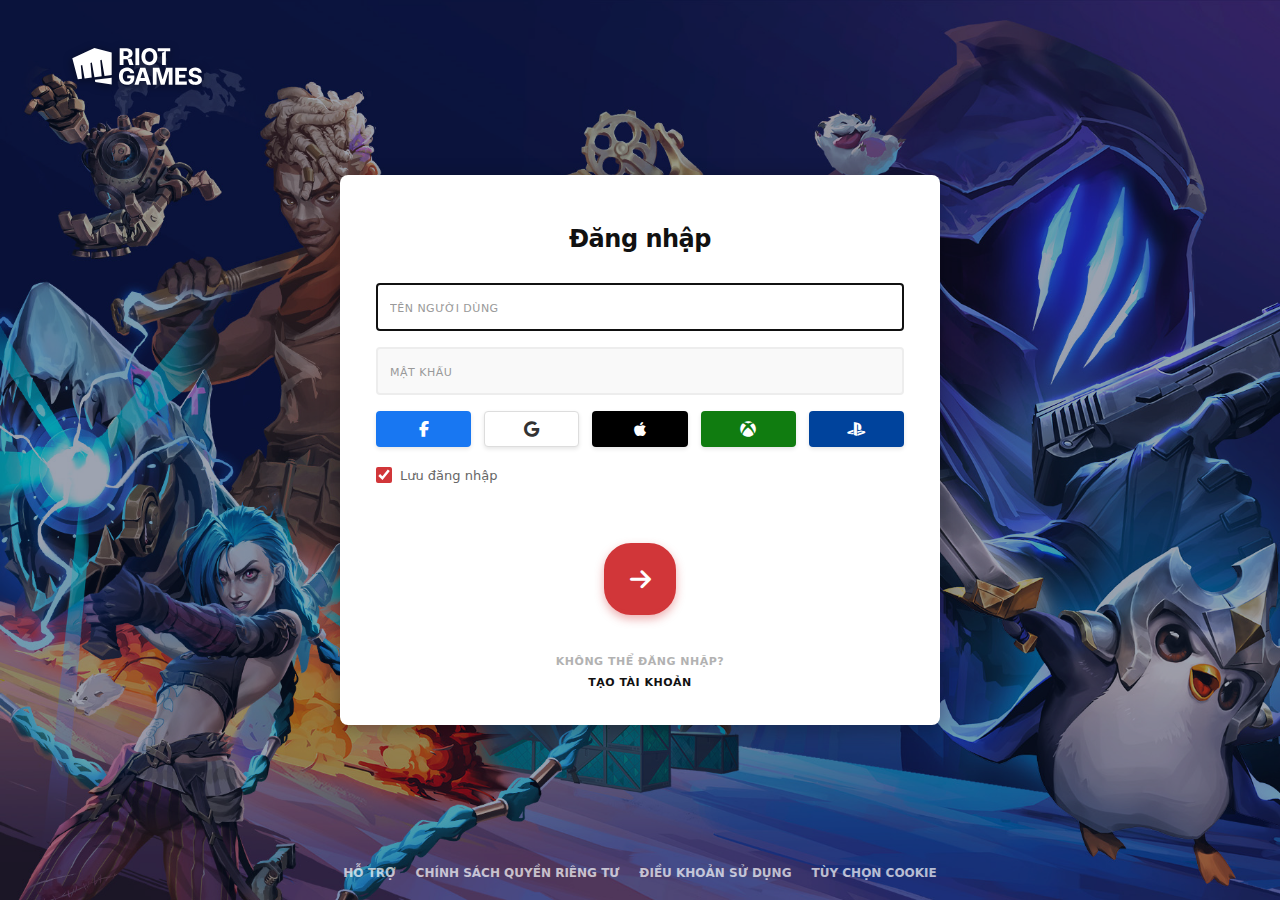
<file: dangnhap.html>
<!DOCTYPE html>
<html lang="vi">
<head>
    <meta charset="UTF-8">
    <meta name="viewport" content="width=device-width, initial-scale=1.0">
    <title>Đăng nhập - Riot Games</title>
    <!-- Font Awesome cho Icons -->
    <link rel="stylesheet" href="https://cdnjs.cloudflare.com/ajax/libs/font-awesome/6.4.0/css/all.min.css">
    <style>
        /* --- 1. CẤU HÌNH CHUNG (RESET & FONTS) --- */
        * {
            margin: 0;
            padding: 0;
            box-sizing: border-box;
            font-family: 'Segoe UI', system-ui, -apple-system, sans-serif;
        }

        body {
            /* Theme màu tối của game */
            background-color: #0b1a3a;
            /* Ảnh nền minh họa nhân vật game (Riot style) */
            background-image: url('./asset-hau/img/dangnhap.jpg'); 
            background-size: cover;
            background-position: center;
            background-repeat: no-repeat;
            min-height: 100vh;
            display: flex;
            flex-direction: column;
            align-items: center;
            justify-content: center;
            position: relative;
        }

        /* Lớp phủ gradient tối (Overlay) */
        body::before {
            content: '';
            position: absolute;
            top: 0; left: 0; right: 0; bottom: 0;
            background: rgba(11, 26, 58, 0.4); /* Màu #0b1a3a mờ */
            z-index: 0;
        }

        /* --- 2. LOGO RIOT GAMES (Góc trái trên) --- */
        .brand-logo {
            position: absolute;
            top: 48px;
            left: 72px;
            width: 130px;
            z-index: 10;
        }
        
        /* Cập nhật style cho SVG thay vì IMG */
        .brand-logo svg {
            width: 100%;
            height: auto;
            filter: drop-shadow(0 2px 4px rgba(0,0,0,0.5));
        }
        
        /* Đổi màu logo thành trắng để nổi bật trên nền tối */
        .brand-logo svg path {
            fill: #ffffff;
        }

        /* --- 3. KHUNG ĐĂNG NHẬP (LOGIN CARD) --- */
        .login-card {
            position: relative;
            z-index: 1;
            background-color: #ffffff;
            width: 600px;
            height: 550px;
            padding: 50px 36px;
            border-radius: 8px; /* Bo góc nhẹ */
            box-shadow: 0 4px 20px rgba(0, 0, 0, 0.3);
            text-align: center;
            /* Hiệu ứng trượt lên nhẹ khi load */
            animation: slideUp 0.5s ease-out;
        }

        @keyframes slideUp {
            from { opacity: 0; transform: translateY(20px); }
            to { opacity: 1; transform: translateY(0); }
        }

        .login-card h2 {
            font-size: 24px;
            font-weight: 700;
            color: #111;
            margin-bottom: 30px;
            letter-spacing: -0.5px;
        }

        /* --- 4. CÁC Ô INPUT (Inputs) --- */
        .input-group {
            position: relative;
            margin-bottom: 16px;
            text-align: left;
        }

        .input-group input {
            width: 100%;
            padding: 14px 12px;
            background-color: #f9f9f9;
            border: 2px solid #ededed;
            border-radius: 4px;
            font-size: 14px;
            font-weight: 600;
            color: #333;
            transition: all 0.2s ease;
            outline: none;
        }

        /* Hiệu ứng focus input */
        .input-group input:focus {
            background-color: #fff;
            border-color: #111; /* Đen đậm khi focus */
        }
        
        /* Placeholder giả lập (Label nổi) */
        .input-group label {
            position: absolute;
            left: 14px;
            top: 50%;
            transform: translateY(-50%);
            color: #999;
            font-size: 11px;
            font-weight: 700;
            text-transform: uppercase;
            pointer-events: none;
            transition: 0.2s;
            opacity: 0; /* Ẩn mặc định, hiện khi người dùng gõ nếu cần custom JS phức tạp hơn */
        }

        /* Input Placeholder style */
        .input-group input::placeholder {
            color: #999;
            font-weight: 500;
            text-transform: uppercase;
            font-size: 11px;
            letter-spacing: 0.5px;
        }

        /* --- 5. SOCIAL LOGIN (Hàng ngang 5 nút) --- */
        .social-buttons {
            display: flex;
            justify-content: space-between;
            margin-bottom: 20px;
            margin-top: 10px;
        }

        .social-btn {
            width: 18%; /* Chia đều cho 5 nút */
            height: 36px;
            border-radius: 4px;
            display: flex;
            align-items: center;
            justify-content: center;
            font-size: 16px;
            text-decoration: none;
            transition: opacity 0.2s;
            box-shadow: 0 2px 4px rgba(0,0,0,0.1);
        }

        .social-btn:hover {
            opacity: 0.8;
        }

        /* Màu sắc theo JSON */
        .social-fb { background-color: #1877f2; color: white; }
        .social-gg { background-color: #ffffff; color: #333; border: 1px solid #ddd; }
        .social-ap { background-color: #000000; color: white; }
        .social-xbox { background-color: #107C10; color: white; } /* Xbox Green chuẩn hơn */
        .social-ps { background-color: #00439C; color: white; } /* PS Blue */

        /* --- 6. CHECKBOX & OPTIONS --- */
        .options-row {
            display: flex;
            align-items: center;
            margin-bottom: 60px; /* Khoảng trống lớn trước nút submit */
        }

        .checkbox-container {
            display: flex;
            align-items: center;
            cursor: pointer;
            font-size: 13px;
            color: #666;
            font-weight: 500;
        }

        .checkbox-container input {
            width: 16px;
            height: 16px;
            margin-right: 8px;
            accent-color: #d13639; /* Màu đỏ Riot */
            cursor: pointer;
        }

        /* --- 7. NÚT SUBMIT (Mũi tên tròn đỏ) --- */
        .submit-container {
            /* position: absolute; */
            bottom: 40px;
            left: 0;
            right: 0;
            display: flex;
            justify-content: center;
        }

        .btn-submit {
            width: 72px;
            height: 72px;
            background-color: #d13639; /* Đỏ Riot */
            color: white;
            border: 4px solid #d13639; /* Viền trắng tách biệt */
            border-radius: 27px; /* Hình tròn */
            font-size: 24px;
            cursor: pointer;
            display: flex;
            align-items: center;
            justify-content: center;
            transition: all 0.2s;
            box-shadow: 0 4px 10px rgba(209, 54, 57, 0.4);
        }

        .btn-submit:hover {
            background-color: #b01c1f;
            transform: scale(1.05);
        }
        
        .btn-submit:disabled {
            background-color: #eee;
            color: #aaa;
            border-color: #eee;
            cursor: default;
            transform: none;
            box-shadow: none;
        }

        /* --- 8. LIÊN KẾT (Links) --- */
        .links-container {
            margin-top: 40px; /* Đẩy xuống dưới nút submit */
            font-size: 11px;
            font-weight: 600;
            letter-spacing: 0.5px;
            text-transform: uppercase;
        }

        .links-container a {
            color: #b2b2b2;
            text-decoration: none;
            display: block;
            margin-bottom: 8px;
            transition: color 0.2s;
        }

        .links-container a:hover {
            color: #333;
        }

        .links-container a.emphasis {
            color: #111; /* Đậm hơn */
        }

        /* --- 9. FOOTER (Bottom Page) --- */
        .page-footer {
            position: absolute;
            bottom: 20px;
            z-index: 2;
            display: flex;
            gap: 20px;
        }

        .page-footer a {
            color: rgba(255, 255, 255, 0.7); /* Opacity 0.7 */
            font-size: 12px;
            text-decoration: none;
            font-weight: 600;
            text-transform: uppercase;
            transition: color 0.2s;
        }

        .page-footer a:hover {
            color: white;
        }

        /* Responsive Mobile */
        @media (max-width: 480px) {
            .brand-logo {
                left: 50%;
                transform: translateX(-50%);
                top: 20px;
                width: 100px;
            }
            
            .login-card {
                width: 100%;
                height: 100vh; /* Full màn hình trên mobile */
                border-radius: 0;
                display: flex;
                flex-direction: column;
                justify-content: center;
            }

            .page-footer {
                display: none; /* Ẩn footer trên mobile cho gọn */
            }
        }
    </style>
</head>
<body>

    <!-- Logo Riot Games (Góc trái trên) -->
    <div class="brand-logo">
        <!-- Sử dụng logo SVG chính thức -->
        <svg width="141" height="40" viewBox="0 0 141 40" fill="none" xmlns="http://www.w3.org/2000/svg"><path d="M24.2655 0.0798504L0.321289 11.1695L6.28735 33.8773L10.828 33.3197L9.57947 19.0418L11.0704 18.3775L13.6449 32.973L21.4049 32.0202L20.0255 16.2609L21.5019 15.6039L24.3334 31.6613L32.1831 30.6964L30.6728 13.4219L32.1661 12.7575L35.2619 30.3182L43.0219 29.3654V4.77853L24.2655 0.0798504Z"></path><path d="M24.8279 34.5198L25.2231 36.7552L43.0219 39.7228V32.2845L24.8376 34.5198H24.8279Z"></path><path d="M59.8558 29.86V32.9221H63.6304C63.6308 33.5431 63.4704 34.1537 63.1649 34.6944C62.8455 35.2331 62.3729 35.6644 61.8073 35.9333C61.1311 36.2423 60.3929 36.3916 59.6498 36.3697C58.7917 36.3935 57.9465 36.1568 57.2255 35.6909C56.5213 35.202 55.978 34.5152 55.6643 33.7173C55.2732 32.7197 55.0861 31.6537 55.114 30.5825C55.0854 29.5195 55.2769 28.4621 55.6764 27.4767C56.0031 26.6914 56.5505 26.0176 57.2522 25.5371C57.9597 25.0777 58.7895 24.8428 59.6328 24.8631C60.0719 24.8592 60.5093 24.9172 60.9322 25.0352C61.3084 25.143 61.6635 25.3144 61.9819 25.5419C62.2843 25.7598 62.5453 26.0299 62.7528 26.3396C62.9697 26.6708 63.1333 27.0341 63.2376 27.4161H67.4243C67.3147 26.5374 67.0295 25.6898 66.5855 24.9237C66.1438 24.1678 65.564 23.5017 64.8764 22.9598C64.1559 22.3965 63.343 21.9625 62.474 21.6773C61.5302 21.3701 60.5429 21.2178 59.5504 21.2263C58.3891 21.2167 57.2368 21.4307 56.1564 21.8567C55.1184 22.2701 54.1797 22.8989 53.4025 23.7017C52.5892 24.5501 51.961 25.5582 51.5577 26.662C51.097 27.9395 50.8727 29.2901 50.8958 30.6479C50.8958 32.5778 51.2627 34.2418 51.9964 35.6399C52.6902 36.9866 53.7586 38.1039 55.0728 38.8573C56.4044 39.5678 57.884 39.9563 59.3928 39.9917C60.9017 40.0271 62.3978 39.7083 63.7613 39.0609C64.941 38.4623 65.9232 37.5364 66.5904 36.394C67.2772 35.2318 67.6199 33.8418 67.6182 32.2238V29.8575L59.8558 29.86Z"></path><path d="M111.984 39.7543V21.4639H124.51V24.8485H116.118V28.912H122.903V32.2966H116.118V36.3697H124.53V39.7543H111.984Z"></path><path d="M136.67 26.8318C136.652 26.5174 136.566 26.2107 136.418 25.9328C136.269 25.6549 136.063 25.4124 135.812 25.2219C135.305 24.8364 134.6 24.6448 133.706 24.6448C133.189 24.6276 132.674 24.7099 132.188 24.8873C131.822 25.0209 131.5 25.2544 131.259 25.5613C131.051 25.8418 130.938 26.1817 130.937 26.5311C130.926 26.8096 130.992 27.0858 131.129 27.3288C131.272 27.5703 131.472 27.774 131.71 27.9228C131.99 28.1042 132.291 28.25 132.607 28.3568C132.976 28.4851 133.351 28.5911 133.732 28.6744L135.339 29.0477C136.127 29.2153 136.895 29.4656 137.63 29.7945C138.268 30.0788 138.857 30.4617 139.376 30.9291C139.851 31.3617 140.229 31.8896 140.486 32.4784C140.755 33.1137 140.888 33.7984 140.876 34.4883C140.904 35.5326 140.604 36.5592 140.018 37.4244C139.4 38.2836 138.545 38.9448 137.558 39.3276C136.327 39.8029 135.015 40.0303 133.696 39.9968C132.357 40.0254 131.026 39.794 129.776 39.3155C128.723 38.9064 127.817 38.1901 127.177 37.2595C126.558 36.3447 126.235 35.2035 126.207 33.8361H130.19C130.196 34.3642 130.362 34.8781 130.667 35.3088C130.973 35.7396 131.403 36.0666 131.899 36.2461C132.46 36.459 133.055 36.5627 133.655 36.5516C134.204 36.5635 134.752 36.474 135.269 36.2873C135.678 36.143 136.04 35.8919 136.319 35.5599C136.564 35.2511 136.699 34.8684 136.699 34.4738C136.703 34.1199 136.581 33.7762 136.355 33.504C136.078 33.2018 135.735 32.9685 135.352 32.8227C134.811 32.6022 134.252 32.4286 133.681 32.3038L131.725 31.8311C130.165 31.4593 128.935 30.8726 128.033 30.0709C127.131 29.2692 126.683 28.183 126.69 26.8124C126.661 25.7606 126.978 24.7285 127.592 23.8739C128.234 23.0048 129.099 22.3254 130.096 21.9076C131.245 21.4202 132.484 21.1798 133.732 21.2021C134.975 21.1742 136.208 21.4149 137.349 21.9076C138.318 22.3292 139.15 23.0126 139.752 23.8811C140.33 24.7513 140.634 25.7749 140.624 26.8196L136.67 26.8318Z"></path><path d="M109.036 39.7543H104.947V25.8498L104.527 25.845L100.396 39.7543H96.3092L92.2898 25.845L91.7685 25.8498V39.7543H87.6788V21.4639H94.6291L98.1395 33.7222H98.5637L102.074 21.4639H109.036V39.7543Z"></path><path d="M81.2401 39.7543H85.6691L79.5286 21.4663H73.9164L67.7661 39.7543H72.2025L73.3976 35.7442H80.0449L81.2401 39.7543ZM74.3479 32.5536L76.3407 25.8498H77.0922L79.0946 32.5536H74.3479Z"></path><path d="M72.9176 0.249565H68.7843V18.54H72.9176V0.249565Z"></path><path d="M92.5467 9.39477C92.5467 11.4023 92.1661 13.0994 91.4049 14.4862C90.6978 15.8251 89.6217 16.9332 88.3043 17.6793C86.9498 18.402 85.4383 18.78 83.9031 18.78C82.3679 18.78 80.8563 18.402 79.5019 17.6793C78.1841 16.9304 77.1082 15.8198 76.4013 14.4789C75.6401 13.0792 75.2594 11.3821 75.2594 9.3875C75.2594 7.39295 75.6401 5.69175 76.4013 4.28393C77.1069 2.94907 78.1793 1.84373 79.4922 1.09814C80.8472 0.377098 82.3585 0 83.8934 0C85.4283 0 86.9396 0.377098 88.2946 1.09814C89.6121 1.84423 90.6881 2.95233 91.3952 4.2912C92.1564 5.68771 92.537 7.3889 92.537 9.39477H92.5467ZM88.331 9.39477C88.3624 8.31864 88.1786 7.24707 87.7904 6.24293C87.4832 5.4581 86.9489 4.78277 86.2558 4.30333C85.5467 3.86737 84.7306 3.63656 83.8982 3.63656C83.0659 3.63656 82.2498 3.86737 81.5407 4.30333C80.8468 4.78314 80.311 5.4582 80.0013 6.24293C79.2722 8.2809 79.2722 10.5086 80.0013 12.5466C80.31 13.3319 80.846 14.0073 81.5407 14.4862C82.2498 14.9222 83.0659 15.153 83.8982 15.153C84.7306 15.153 85.5467 14.9222 86.2558 14.4862C86.9497 14.0076 87.4842 13.332 87.7904 12.5466C88.1783 11.5424 88.362 10.4709 88.331 9.39477Z"></path><path d="M60.0982 12.1635L62.2219 18.54H66.7576L64.3964 11.6714H61.1892L60.9976 11.0798C61.6086 10.961 62.6534 10.7767 63.5795 10.1464C64.2281 9.70505 64.76 9.11291 65.1294 8.42078C65.4989 7.72864 65.6949 6.95718 65.7007 6.17261C65.7284 5.0889 65.4549 4.01875 64.9104 3.08138C64.3782 2.1737 63.5885 1.44459 62.6413 0.98661C61.5306 0.472248 60.3156 0.22324 59.0922 0.259261H51.7152V18.54H55.851V12.1635H60.0982ZM60.0207 8.37891C59.4577 8.58593 58.8602 8.68305 58.2607 8.665H55.851V3.60749H58.2534C58.8534 3.59022 59.4508 3.69242 60.011 3.90813C60.4539 4.08433 60.8281 4.39898 61.0776 4.80519C61.3321 5.2147 61.4587 5.69079 61.4413 6.17261C61.461 6.64717 61.3359 7.11649 61.0825 7.51821C60.8317 7.91308 60.4589 8.21529 60.0207 8.37891Z"></path><path d="M92.937 0.249568V3.64386H100.04L100.234 4.23786C99.6328 4.35424 98.617 4.53365 97.7055 5.13493V18.5448H101.795V3.63416H106.552V0.239867L92.937 0.249568Z"></path></svg>
    </div>

    <!-- Card Đăng Nhập -->
    <div class="login-card">
        <h2>Đăng nhập</h2>

        <form action="#" method="POST" id="loginForm">
            
            <!-- Input: User -->
            <div class="input-group">
                <input type="text" placeholder="TÊN NGƯỜI DÙNG" required>
            </div>

            <!-- Input: Password -->
            <div class="input-group">
                <input type="password" placeholder="MẬT KHẨU" required>
            </div>

            <!-- Social Buttons (5 providers) -->
            <div class="social-buttons">
                <a href="#" class="social-btn social-fb" title="Facebook"><i class="fa-brands fa-facebook-f"></i></a>
                <a href="#" class="social-btn social-gg" title="Google"><i class="fa-brands fa-google"></i></a>
                <a href="#" class="social-btn social-ap" title="Apple"><i class="fa-brands fa-apple"></i></a>
                <a href="#" class="social-btn social-xbox" title="Xbox"><i class="fa-brands fa-xbox"></i></a>
                <a href="#" class="social-btn social-ps" title="PlayStation"><i class="fa-brands fa-playstation"></i></a>
            </div>

            <!-- Checkbox: Remember Me -->
            <div class="options-row">
                <label class="checkbox-container">
                    <input type="checkbox" checked>
                    Lưu đăng nhập
                </label>
            </div>

            <!-- Submit Button (Hình tròn mũi tên) -->
            <div class="submit-container">
                <button type="submit" class="btn-submit">
                    <i class="fa-solid fa-arrow-right"></i>
                </button>
            </div>
            
            <!-- Bottom Links -->
            <div class="links-container">
                <a href="https://recovery.riotgames.com/vi">KHÔNG THỂ ĐĂNG NHẬP?</a>
                <a href="#" class="emphasis">TẠO TÀI KHOẢN</a>
            </div>

        </form>
    </div>

    <!-- Footer Links -->
    <div class="page-footer">
        <a href="#">Hỗ trợ</a>
        <a href="#">Chính sách quyền riêng tư</a>
        <a href="#">Điều khoản sử dụng</a>
        <a href="#">Tùy chọn cookie</a>
    </div>

<script>
        // 1. Tự động focus vào ô nhập username khi vào trang
        const usernameInput = document.querySelector('input[type="text"]');
        if(usernameInput) usernameInput.focus();

        // 2. Xử lý sự kiện đăng nhập
        const loginForm = document.getElementById('loginForm');

        loginForm.addEventListener('submit', function(event) {
            // Ngăn chặn hành vi gửi form mặc định (tránh load lại trang hiện tại)
            event.preventDefault();

            // Lấy giá trị từ ô input (nếu bạn muốn kiểm tra logic sau này)
            const username = usernameInput.value;
            const password = document.querySelector('input[type="password"]').value;

            // Kiểm tra cơ bản (HTML đã có thuộc tính required nên trình duyệt sẽ tự chặn nếu để trống)
            if (username && password) {
                // --- CHUYỂN HƯỚNG TẠI ĐÂY ---
                // Giả sử file index.html nằm cùng thư mục với file đăng nhập này
                window.location.href = './index.html'; 
            }
        });
    </script>
</body>
</html>
</file>
